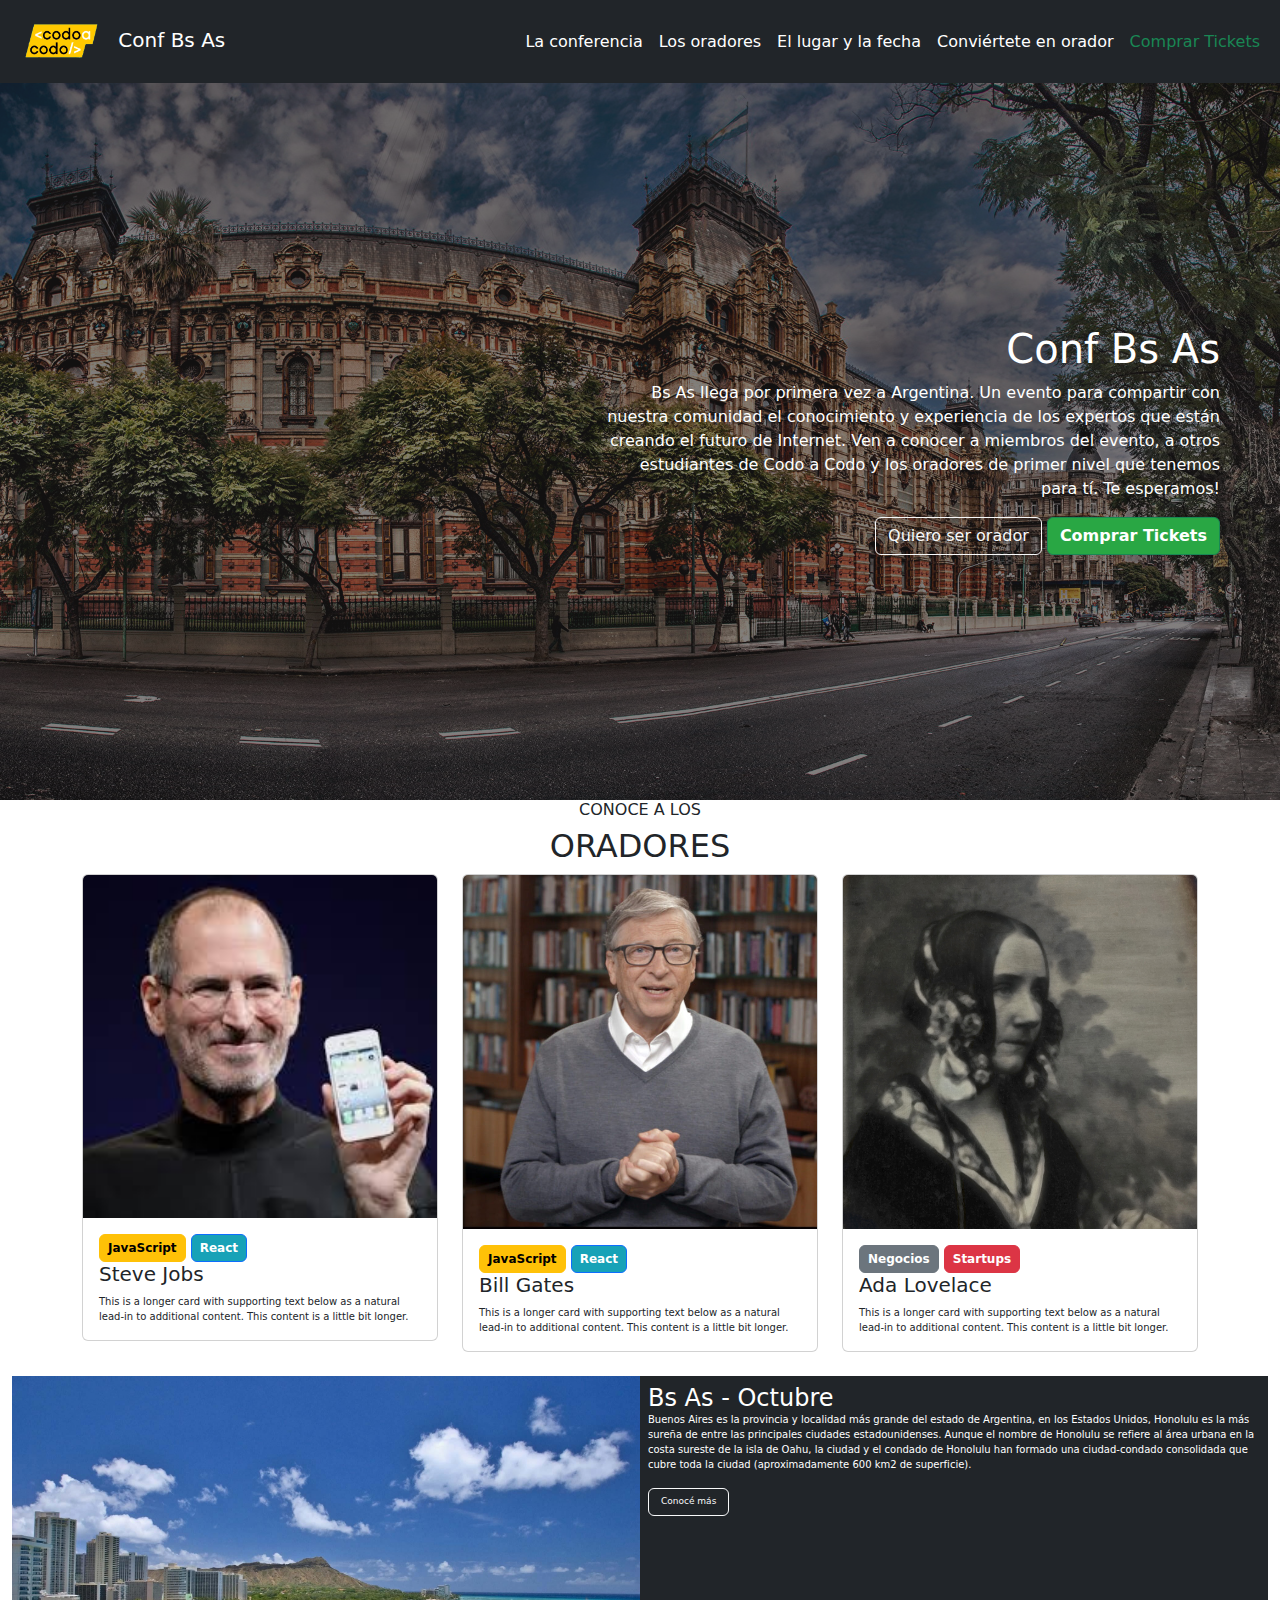
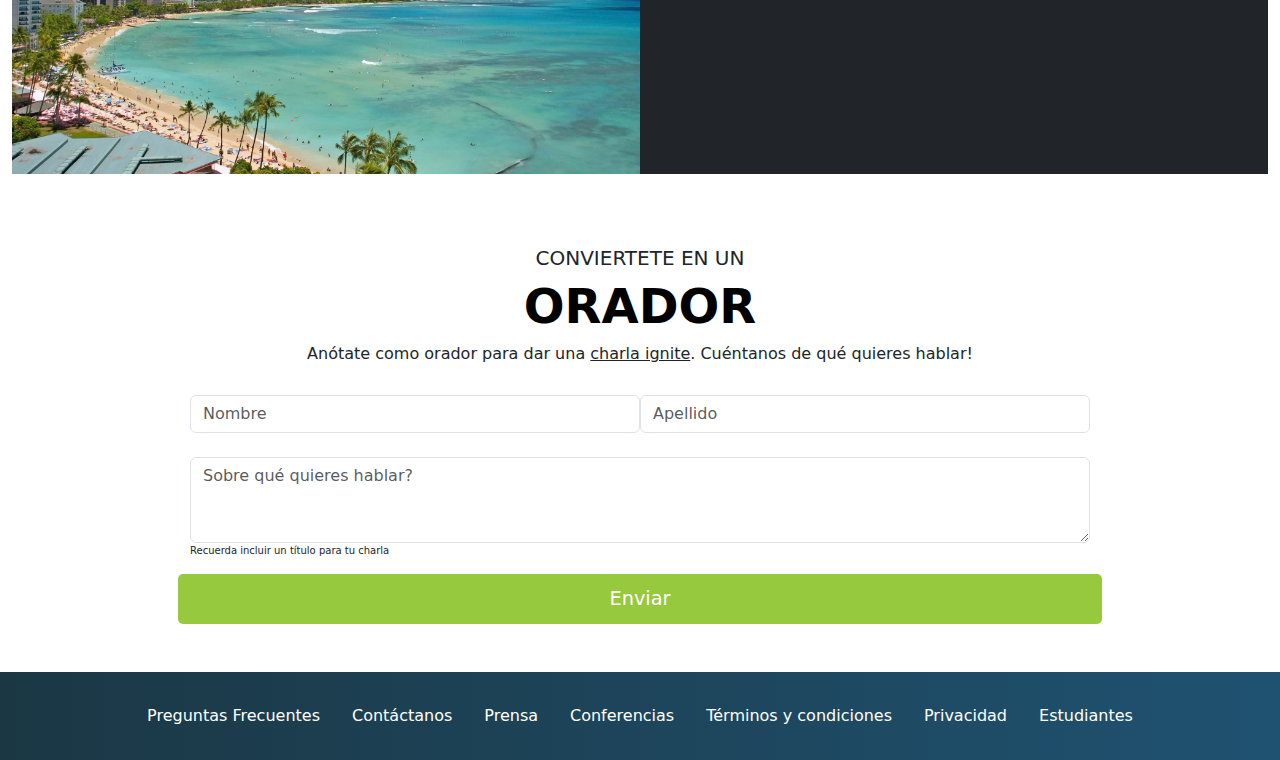
<file: index.html>
<!DOCTYPE html>
<html lang="es">

<head>
   <meta charset="UTF-8">
   <meta http-equiv="X-UA-Compatible" content="IE=edge">
   <meta name="viewport" content="width=device-width, initial-scale=1.0">
   <link rel="stylesheet" href="./css/bootstrap.min.css">
   <link rel="stylesheet" href="./css/style.css">
   <title>Los Oradores</title>
</head>

<body>

   <!-- Header -->
   <nav class="navbar navbar-expand-lg bg-dark fixed-top">
      <div class="container-fluid">
         <a class="navbar-brand" href="#">
            <img src="./assets/img/codoacodo.png" alt="Logo" width="100" class="d-inline-block align-text-center">
            Conf Bs As
         </a>
         <button class="navbar-toggler" type="button" data-bs-toggle="collapse" data-bs-target="#navbarNav"
            aria-controls="navbarNav" aria-expanded="false" aria-label="Toggle navigation">
            <span class="navbar-toggler-icon"></span>
         </button>
         <div class="collapse navbar-collapse flex-row-reverse" id="navbarNav">
            <ul class="navbar-nav">
               <li class="nav-item">
			      <a class="nav-link active text-white" aria-current="page" href="#">La conferencia</a>
               </li>
               <li class="nav-item">
                  <a class="nav-link text-white" href="#oradores">Los oradores</a>
               </li>
               <li class="nav-item">
                  <a class="nav-link text-white" href="#lugar">El lugar y la fecha</a>
               </li>
               <li class="nav-item">
                  <a class="nav-link text-white" href="#conviertete">Conviértete en orador</a>
               </li>
               <li class="nav-item">
                  <a class="nav-link text-success" href="./Tickets.html">Comprar Tickets</a>
               </li>
            </ul>
         </div>
      </div>
   </nav>

   <!-- main principal -->
   <div class="container-fluid">
      <div class="row imgFondo align-items-center flex-row-reverse">
         <div class="col-sm-6 text-white text-end m-5">
            <h1>Conf Bs As</h1>
            <p>Bs As llega por primera vez a Argentina. Un evento para compartir con
			nuestra comunidad el conocimiento y experiencia de los expertos que están
			creando el futuro de Internet. Ven a conocer a miembros del evento, a otros
			estudiantes de Codo a Codo y los oradores de primer nivel que tenemos para
			tí. Te esperamos!
               </p>
            <button type="button" class="btn btn-outline-light">Quiero ser orador</button>
            <button type="button" class="tickets btn btn-success" onclick="location.href='./Tickets.html'">Comprar Tickets</button>
         </div>
      </div>
   </div>

   <!-- Section oradores -->
   <div class="container" id="oradores">
      <h6 class="text-center">CONOCE A LOS</h6>
      <h2 class="text-center">ORADORES</h2>
      <div class="row row-cols-1 row-cols-md-3 g-4">
         <div class="col">
           <div class="card">
             <img src="./assets/img/steve.jpg" class="card-img-top" alt="...">
             <div class="card-body">
				<button type="button" class="btn btn-warning"
				style="--bs-btn-padding-y: .25rem; --bs-btn-padding-x: .5rem;
				--bs-btn-font-size: .75rem;"> JavaScript </button>
				<button type="button" class="btn btn-primary"
				style="--bs-btn-padding-y: .25rem; --bs-btn-padding-x: .5rem;
				--bs-btn-font-size: .75rem;"> React </button>
		         <h5 class="card-title">Steve Jobs</h5>
               <p class="card-text">This is a longer card with supporting text below as a natural lead-in to additional content. This content is a little bit longer.</p>
             </div>
           </div>
         </div>
         <div class="col">
           <div class="card">
             <img src="./assets/img/bill.jpg" class="card-img-top" alt="...">
             <div class="card-body">
				<button type="button" class="btn btn-warning"
				style="--bs-btn-padding-y: .25rem; --bs-btn-padding-x: .5rem;
				--bs-btn-font-size: .75rem;"> JavaScript </button>
				<button type="button" class="btn btn-primary"
				style="--bs-btn-padding-y: .25rem; --bs-btn-padding-x: .5rem;
				--bs-btn-font-size: .75rem;"> React </button>
               <h5 class="card-title">Bill Gates</h5>
               <p class="card-text">This is a longer card with supporting text below as a natural lead-in to additional content. This content is a little bit longer.</p>
             </div>
           </div>
         </div>
         <div class="col">
           <div class="card">
             <img src="./assets/img/ada.jpeg" class="card-img-top" alt="...">
             <div class="card-body">
				<button type="button" class="btn btn-secondary"
				style="--bs-btn-padding-y: .25rem; --bs-btn-padding-x: .5rem;
				--bs-btn-font-size: .75rem;"> Negocios </button>
				<button type="button" class="btn btn-danger"
				style="--bs-btn-padding-y: .25rem; --bs-btn-padding-x: .5rem;
				--bs-btn-font-size: .75rem;"> Startups </button>
               <h5 class="card-title">Ada Lovelace</h5>
               <p class="card-text">This is a longer card with supporting text below
			   as a natural lead-in to additional content. This content is a little
			   bit longer.</p>
             </div>
           </div>
         </div>
       </div>
   </div>

   <!-- Lugar y fecha -->
   <div class="container-fluid" id="lugar">
      <div class="Octubre row g-0 py-4">
         <div class="col-md-6">
            <img src="./assets/img/honolulu.jpg" class="img-fluid" alt="" loading="lazy">
         </div>
         <div class="col-md-6 bg-dark">
            <div class="card-body text-white text-start m-2">
               <h4 class="card-title">Bs As - Octubre</h4>
			   
               <p class="card-text align-items-center">Buenos Aires es la provincia y localidad más grande
			   del estado de Argentina, en los Estados Unidos, Honolulu es la más sureña
			   de entre las principales ciudades estadounidenses. Aunque el nombre de
			   Honolulu se refiere al área urbana en la costa sureste de la isla de Oahu,
			   la ciudad y el condado de Honolulu han formado una ciudad-condado consolidada
			   que cubre toda la ciudad (aproximadamente 600 km2 de superficie).</p>
               <a href="#" class="conoce btn btn-outline-light">Conocé más</a>
             </div>
         </div>
      </div>
   </div>

   <!-- Conviertete en orador -->
   
    <!--      <li class="nav-item"><a href="#" class="nav-link active" aria-current="page">Home</a></li>   -->
 
 <main>
  <div class="px-4 my-5 text-center">
    <h5>CONVIERTETE EN UN</h5>
    <h1 class="display-5 fw-bold text-body-emphasis">ORADOR</h1>
    <div class="col-lg-9 mx-auto">
      <h6>Anótate como orador para dar una <u>charla ignite</u>.
	  Cuéntanos de qué quieres hablar!</h6>
	  
		<div class="container-fluid">
		<div class="row g-0">
		  <div class="col-md-6">
			<div class="form-group">
			<label for="formGroupExampleInput"></label>
			<input type="text" class="form-control" id="formGroupExampleInput" placeholder="Nombre">
		    </div>
		  </div>
		  <div class="col-md-6">
			<div class="form-group">
			<label for="formGroupExampleInput2"></label>
			<input type="text" class="form-control" id="formGroupExampleInput2" placeholder="Apellido">
			</div>
		  </div>
		</div> 
			<div class="form-group">
			<label for="exampleFormControlTextarea1"></label>
			<textarea class="form-control" placeholder="Sobre qué quieres hablar?" id="exampleFormControlTextarea1" rows="3"></textarea>
			<p class="recuerda" align="left">Recuerda incluir un título para tu charla</p>
			
			</div>
		 </div>
		 <div class="enviar">
		<!-- <button type="button" class="btn btn-success btn-lg btn-block col-lg-12 mx-auto">Enviar</button> -->
					<!-- border-radius="10%" -->
					<!-- <div style="border-radius: 5px;">border-radius: 5px;</div>--> 
		<input type="submit" class="enviar" value="Enviar">
		</div>
       
      </div>
    </div>
  
</main>
 
 
 <!-- Footer -->  
<div class="footer container-fluid">
     <header class="d-flex justify-content-center py-4">
      <ul class="nav nav-pills">
        <li class="nav-item"><a href="#" class="nav-link text-white">Preguntas Frecuentes</a></li>
        <li class="nav-item"><a href="#" class="nav-link text-white">Contáctanos</a></li>
        <li class="nav-item"><a href="#" class="nav-link text-white">Prensa</a></li>
        <li class="nav-item"><a href="#" class="nav-link text-white">Conferencias</a></li>
		<li class="nav-item"><a href="#" class="nav-link text-white">Términos y condiciones</a></li>
        <li class="nav-item"><a href="#" class="nav-link text-white">Privacidad</a></li>
        <li class="nav-item"><a href="#" class="nav-link text-white">Estudiantes</a></li>
      </ul>
    </header>
  </div>




   <script src="./js/bootstrap.bundle.min.js"></script>
</body>

</html>
</file>
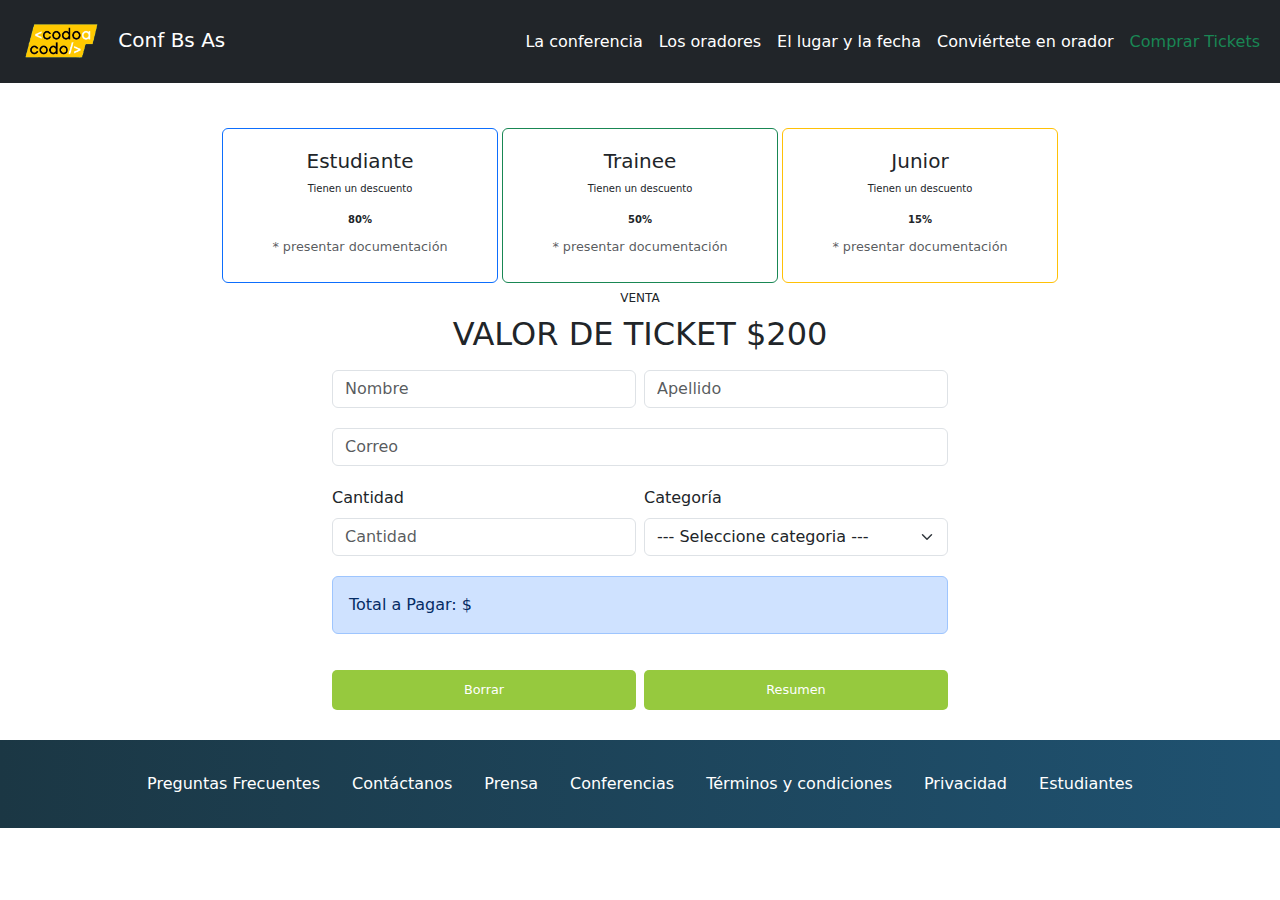
<file: Tickets.html>
<!DOCTYPE html>
<html lang="es">

<head>
   <meta charset="UTF-8">
   <meta http-equiv="X-UA-Compatible" content="IE=edge">
   <meta name="viewport" content="width=device-width, initial-scale=1.0">
   <link rel="stylesheet" href="./css/bootstrap.min.css">
   <link rel="stylesheet" href="./css/style.css">
   <title>Comprar Tickets</title>
</head>

<body>

   <!-- Header -->
   <nav class="navbar navbar-expand-lg bg-dark fixed-top">
      <div class="container-fluid">
         <a class="navbar-brand nav-link active text-white" href="#">
			<img src="./assets/img/codoacodo.png" alt="Logo" width="100" class="d-inline-block align-text-center">
            Conf Bs As
         </a>
         <button class="navbar-toggler" type="button" data-bs-toggle="collapse" data-bs-target="#navbarNav"
            aria-controls="navbarNav" aria-expanded="false" aria-label="Toggle navigation">
            <span class="navbar-toggler-icon"></span>
         </button>
         <div class="collapse navbar-collapse flex-row-reverse" id="navbarNav">
            <ul class="navbar-nav">
               <li class="nav-item">
			      <a class="nav-link active text-white" aria-current="page" href="#">La conferencia</a>
               </li>
               <li class="nav-item">
                  <a class="nav-link text-white" href="#oradores">Los oradores</a>
               </li>
               <li class="nav-item">
                  <a class="nav-link text-white" href="#lugar">El lugar y la fecha</a>
               </li>
               <li class="nav-item">
                  <a class="nav-link text-white" href="#conviertete">Conviértete en orador</a>
               </li>
               <li class="nav-item">
                  <a class="nav-link text-success" href="#comprarTickets">Comprar Tickets</a>
               </li>
            </ul>
         </div>
      </div>
   </nav>


 
        <!-- Cards -->
        <div class="container" style="padding-top: 8rem;">

            <div class="row justify-content-md-center g-1">
                <!-- Tarjetas de Descuento -->
				<div class="col-3">
                    <div class="card border border-primary tarjeta p-1">
                        <div class="card-body text-center">
                            <h5 class="card-title">Estudiante</h5>
                            <p class="card-text">Tienen un descuento</p>
                            <p class="card-text fw-bold">80%</p>
                            <h6 class="card-subtitle mb-2 text-muted" style="font-size: 0.8rem;">* presentar
                                documentación</h6>
                        </div>
                    </div>
                </div>
                <div class="col-3">
                    <div class="card border border-success tarjeta p-1">
                        <div class="card-body text-center">
                            <h5 class="card-title">Trainee</h5>
                            <p class="card-text">Tienen un descuento</p>
                            <p class="card-text fw-bold">50%</p>
                            <h6 class="card-subtitle mb-2 text-muted" style="font-size: 0.8rem;">* presentar
                                documentación</h6>
                        </div>
                    </div>
                </div>
                <div class="col-3">
                    <div class="card border border-warning tarjeta p-1">
                        <div class="card-body text-center">
                            <h5 class="card-title">Junior</h5>
                            <p class="card-text">Tienen un descuento</p>
                            <p class="card-text fw-bold">15%</p>
                            <h6 class="card-subtitle mb-2 text-muted" style="font-size: 0.8rem;">* presentar
                                documentación</h6>
                        </div>
                    </div>
                </div>
            </div>
        </div>


 
 <main>
 <!-- Form -->
        <div class="container w-50 pt-2">
            <!-- Texto superior del formulario -->
            <div class="text-center">
                <p class="m-0"><sup>VENTA</sup>
                <h2>VALOR DE TICKET $200</h2>
                </p>
            </div>
            <!-- Formulario -->
            <form class="row g-1 gx-2 formulario" id="formulario">
                <div class="col-md-6 mb-3">
                    <input type="text" class="form-control" placeholder="Nombre">
                </div>
                <div class="col-md-6 mb-3">
                    <input type="text" class="form-control" placeholder="Apellido">
                </div>
                <div class="mb-3">
                    <input type="email" class="form-control" id="exampleFormControlInput1" placeholder="Correo">
                </div>
                <div class="col-md-6 mb-3">
                    <label for="cantidad" class="form-label">Cantidad</label>
                    <input type="text" class="form-control" id="cantidad" placeholder="Cantidad">
                </div>
                <div class="col-md-6 mb-3">
                    <label for="cantidad" class="form-label">Categoría</label>
                    <select id="categoria" class="form-select">
                        <option value=""> --- Seleccione categoria --- </option>
                        <option value="estudiante">Estudiante</option>
                        <option value="trainee">Trainee</option>
                        <option value="junior">Junior</option>
                    </select>
                </div>
                <div class="mb-3">
                    <p class="alert alert-primary" id="totalAPagar">Total a Pagar: $</p>
                </div>

                <div class="d-grid gap-2 col-6 mx-auto botonera">
                    <button class="btn2 btn-borrar" type="reset" data-text="Borrar">Borrar</button>
                </div>
                <div class="d-grid gap-2 col-6 mx-auto botonera">
					<button class="btn2 btn-resumen" type="submit" onclick="calcularTicket()" data-text="Resumen">Resumen</button>
                </div>
            </form>
        </div>
	</main>
 

 
 
 <!-- Footer -->  
<div class="footer container-fluid">
     <header class="d-flex justify-content-center py-4">
      <ul class="nav nav-pills">
        <li class="nav-item"><a href="#" class="nav-link text-white">Preguntas Frecuentes</a></li>
        <li class="nav-item"><a href="#" class="nav-link text-white">Contáctanos</a></li>
        <li class="nav-item"><a href="#" class="nav-link text-white">Prensa</a></li>
        <li class="nav-item"><a href="#" class="nav-link text-white">Conferencias</a></li>
		<li class="nav-item"><a href="#" class="nav-link text-white">Términos y condiciones</a></li>
        <li class="nav-item"><a href="#" class="nav-link text-white">Privacidad</a></li>
        <li class="nav-item"><a href="#" class="nav-link text-white">Estudiantes</a></li>
      </ul>
    </header>
  </div>


   <script src="./js/bootstrap.bundle.min.js"></script>
   <script src="./js/Comprar Tickets.js"></script>
</body>

</html>
</file>
<file: css/style.css>
.imgFondo {
   background-image: url("../assets/img/hawaii.jpg");
   background-position: center;
   background-size: cover;
   height: 80vh;
   background-color: rgb(66, 63, 63);
   background-blend-mode: soft-light;
   margin-top: 5em;
}

.enviar{
	//background-color: rgb(117, 187, 51) !important;
	background-color: rgba(150,201,62,255) !important;
	border-radius: 5px;
	height:50px;
	color: white;
	border: none;
	font-size: 1.1em
}

.btn-borrar-resumen{
	//background-color: rgb(117, 187, 51) !important;
	background-color: rgba(150,201,62,255) !important;
	border-radius: 5px;
	height:50px;
	color: white;
	border: none;
	font-size: 1.1em;
	
}

.tarj-categ{
	border-color: yellow
}

.text-success{
//	color: rgb(125, 201, 62)
}

.recuerda{
	font-size: 10px
}

.card-text{
	font-size: 10px
}

.btn-warning {
	font-weight: bold;
}

.btn-primary{
	font-weight: bold;
	background-color: rgba(23,162,183,255);
	color: white;
}

.btn-secondary {
	font-weight: bold
}

.btn-danger {
	font-weight: bold
}

.conoce{
	font-size: 9px !important;
}

.tickets{
	font-weight: bold;
	background-color: rgba(41,167,68,255) !important;
	color: white;
}

.navbar-brand{
	background-color: rgba(53,58,64,255)) !important;
	color: white;
}

.navbar-item{
	font-size: 11px
}

.muestra-total{
	background-color: rgb(204, 229, 255);
	text-align: left
}

.Octubre{
	width: 100% !important;
	//background-color: rgba(53,58,64,255) !important;
}

.btn2 {
    background-color: #96c93e;
    color: white;
    font-size: 0.8rem;
	border-radius: 5px;
	border: none;
	height:40px;
}

.btn-borrar::before {
    margin-right: 5px;
}

.btn-resumen::before {
    margin-right: 5px;
}

.botonera {
    margin-bottom: 30px;
}


.footer{
	width: 100% !important;
	//background-color: rgb(14, 64, 71) !important;
	background-color: rgba(31,82,113,255) !important;
	background: linear-gradient(to right,rgba(27,55,68,255), rgba(31,82,113,255)) !important;
}
</file>
